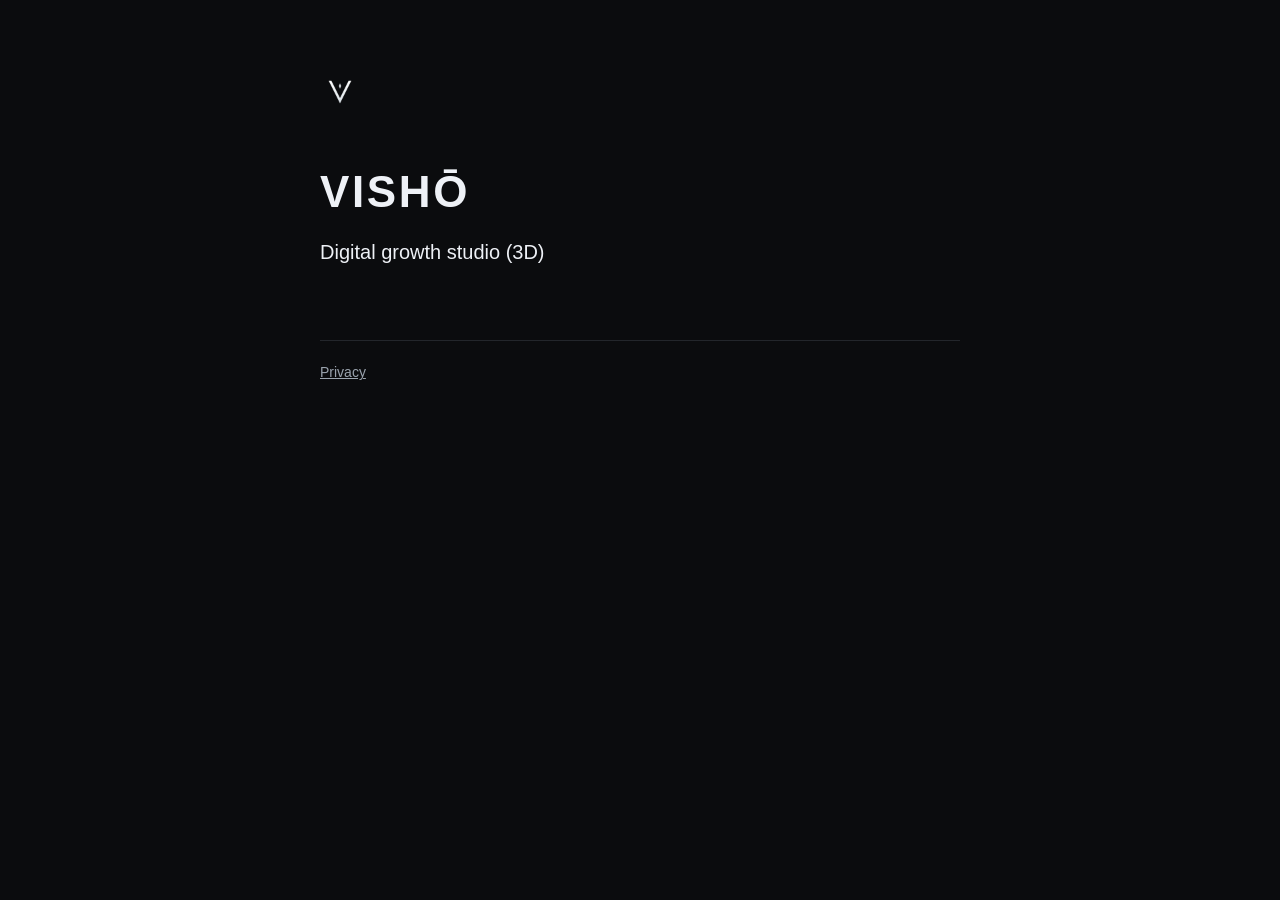
<file: index.html>
<!doctype html>
<html lang="en">
<head>
<meta charset="utf-8">
<meta name="copyright" content="© VISHŌ (visho.studio). Copying, scraping or AI imitation of this website is prohibited.">
<meta name="vh-origin" content="vhs-origin-3f9c27e1b6">
<meta name="viewport" content="width=device-width, initial-scale=1">
<title>VISHŌ</title>
<meta name="description" content="Digital growth studio (3D)">
<link rel="canonical" href="https://visho.studio/">
<link rel="icon" href="/mark.svg" type="image/svg+xml">
<link rel="apple-touch-icon" href="/logo-120.png">
<link rel="stylesheet" href="/style.css">
</head>
<body>
<main>
<header><img src="/logo-120.png" alt=""></header>
<h1>VISHŌ</h1>
<p class="lead">Digital growth studio (3D)</p>
<footer><a href="/privacy">Privacy</a></footer>
</main>
</body>
</html>
</file>
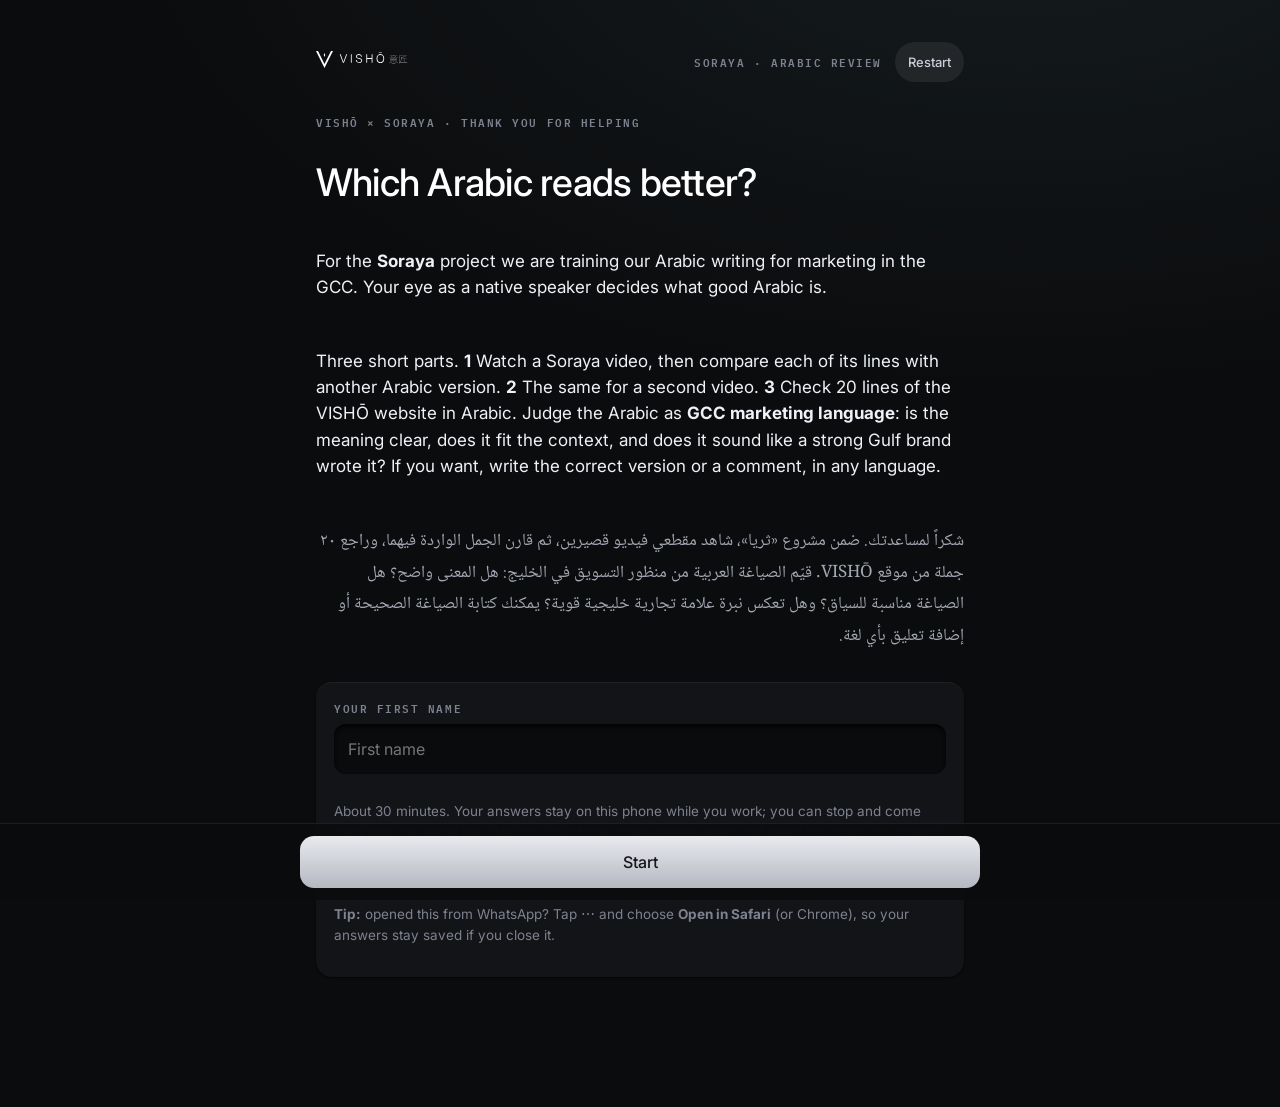
<file: review/ar/index.html>
<!doctype html>
<html lang="en">
<head>
<meta charset="utf-8">
<meta name="viewport" content="width=device-width,initial-scale=1,viewport-fit=cover">
<meta name="robots" content="noindex,nofollow,noarchive">
<title>Soraya · Arabic review · VISHŌ</title>
<link rel="icon" href="/mark.svg" type="image/svg+xml">
<link rel="preconnect" href="https://fonts.googleapis.com"><link rel="preconnect" href="https://fonts.gstatic.com" crossorigin>
<link href="https://fonts.googleapis.com/css2?family=IBM+Plex+Mono:wght@500;600&family=Inter:wght@400;500;600&family=Noto+Naskh+Arabic:wght@400;500;600&display=swap" rel="stylesheet">
<style>
/* VISHŌ Arabic review · set ar-r1 (10 Oct 2026). One static page: answers stay on this phone until the reviewer sends the
   completed link to Yassin. No server, no tracking, no cookies. */
:root{--bg:#0B0C0E;--ink:#EEF1F6;--hi:#FFFFFF;--mut:#A3A8B3;--dim:#7E8290;--line:rgba(238,241,246,.08);--pe:#8FD6DB;--ok:#8BD6CB;--bad:#EF9A71;
 --card:#131417;--well:#0A0B0D;--disp:Inter,-apple-system,"Helvetica Neue",Arial,sans-serif;--mono:"IBM Plex Mono",ui-monospace,Menlo,monospace;
 --ar:"Noto Naskh Arabic","Geeza Pro",serif;--sb:env(safe-area-inset-bottom,0px);color-scheme:dark}
*{box-sizing:border-box}html{-webkit-text-size-adjust:100%}[hidden]{display:none!important}
body{margin:0;background:radial-gradient(900px 500px at 80% -10%,rgba(143,214,219,.08),transparent),var(--bg);color:var(--ink);font:400 16px/1.55 var(--disp);-webkit-font-smoothing:antialiased;min-height:100vh}
button,textarea,input{font:inherit;color:inherit}
.wrap{max-width:680px;margin:0 auto;padding:21px 16px calc(130px + var(--sb))}
.top{display:flex;align-items:center;gap:13px;padding:8px 0 21px}.rs{appearance:none;border:0;cursor:pointer;min-height:40px;padding:0 13px;border-radius:99px;background:rgba(255,255,255,.07);color:#CBCFD8;font:500 13px/1 var(--disp)}.rs:focus-visible{outline:2px solid var(--pe)}.top svg{height:17px;width:auto;color:var(--hi)}.top .grow{flex:1}
.eb{font:600 11px/1.4 var(--mono);letter-spacing:.14em;text-transform:uppercase;color:var(--dim)}
h1{font:500 32px/1.15 var(--disp);letter-spacing:-.02em;margin:8px 0 13px;color:var(--hi)}
.lead{font-size:17px;color:var(--ink)}.mut{color:var(--mut)}
.card{background:var(--card);border-radius:16px;padding:18px;display:flex;flex-direction:column;gap:13px;box-shadow:inset 0 1px 0 rgba(255,255,255,.05),0 1px 2px rgba(0,0,0,.6)}
.stack{display:flex;flex-direction:column;gap:13px}
.ar{font-family:var(--ar);direction:rtl;text-align:right;font-size:19px;line-height:1.85}
.txt{background:var(--well);border-radius:12px;padding:14px 16px;box-shadow:inset 0 2px 4px rgba(0,0,0,.9);white-space:pre-wrap;overflow-wrap:anywhere}
.side{display:flex;flex-direction:column;gap:8px}.side.on .txt{box-shadow:0 0 0 1.5px var(--ok),inset 0 2px 4px rgba(0,0,0,.9)}
.side .lab{display:flex;justify-content:space-between;align-items:center}
.en{font-size:15px;color:var(--mut);border-left:2px solid var(--line);padding-left:12px}
.opts{display:grid;grid-template-columns:1fr 1fr;gap:8px}
.o{appearance:none;border:0;cursor:pointer;min-height:52px;padding:12px;border-radius:14px;background:rgba(255,255,255,.07);color:var(--ink);font:500 15.5px/1.2 var(--disp)}
.o.on{background:linear-gradient(180deg,#e8eaee,#b4b8c1);color:#14161b}.o.bad{color:var(--bad)}.o.bad.on{color:#14161b}
.o:focus-visible,.chip:focus-visible,.btn:focus-visible{outline:2px solid var(--pe);outline-offset:2px}
.chips{display:flex;flex-wrap:wrap;gap:8px}
.chip{appearance:none;border:0;cursor:pointer;padding:10px 13px;border-radius:99px;background:rgba(255,255,255,.06);color:#CBCFD8;font-size:14.5px}
.chip.on{background:rgba(143,214,219,.16);box-shadow:0 0 0 1px var(--pe);color:#fff}
label.f{display:flex;flex-direction:column;gap:8px}
textarea,input[type=text]{width:100%;background:var(--well);border:0;border-radius:12px;padding:13px 14px;font-size:16px;line-height:1.55;box-shadow:inset 0 2px 4px rgba(0,0,0,.95);color:var(--ink)}
textarea{min-height:92px;resize:vertical}textarea.ar{font-size:18px}
textarea:focus,input:focus{outline:1px solid rgba(143,214,219,.6)}
.bar{position:fixed;left:0;right:0;bottom:0;background:rgba(11,12,14,.94);backdrop-filter:blur(12px);-webkit-backdrop-filter:blur(12px);border-top:1px solid var(--line);padding:12px 16px calc(12px + var(--sb))}
.bar .in{max-width:680px;margin:0 auto;display:flex;gap:10px}
.btn{appearance:none;border:0;cursor:pointer;min-height:52px;padding:0 20px;border-radius:14px;background:rgba(255,255,255,.08);font:500 16px/1 var(--disp);color:var(--ink);display:inline-flex;align-items:center;justify-content:center;gap:8px;text-decoration:none}
.btn.pri{background:linear-gradient(180deg,#e8eaee,#b4b8c1);color:#14161b;flex:1}.btn:disabled{opacity:.4;cursor:default}
.prog{display:flex;gap:3px;margin:4px 0 8px}.prog i{flex:1;height:4px;border-radius:2px;background:rgba(255,255,255,.09)}.prog i.d{background:var(--pe)}.prog i.c{background:#fff}
.pill{font:600 12px/1 var(--mono);padding:7px 10px;border-radius:99px;background:rgba(255,255,255,.07);color:#D5D8DF;white-space:nowrap}
.kv{display:grid;grid-template-columns:repeat(3,1fr);gap:8px}.kv div{background:var(--well);border-radius:12px;padding:12px}.kv b{display:block;font:300 28px/1 var(--disp);color:var(--hi)}.kv span{font-size:12.5px;color:var(--dim)}
.link{font:500 12.5px/1.5 var(--mono);color:#CBCFD8;word-break:break-all;max-height:84px;overflow:hidden}
.ok{color:var(--ok)}.note{font-size:13.5px;color:var(--dim)}
.err{color:var(--bad);font-size:14px}
@media (min-width:720px){.wrap{padding-top:34px}.pair{display:grid;grid-template-columns:1fr 1fr;gap:12px}h1{font-size:38px}}
</style>
</head>
<body>
<div class="wrap" id="app"></div>
<div class="bar" id="bar" hidden><div class="in" id="barIn"></div></div>
<script>
var DATA = {"set": "ar-r1", "items": [{"id": "v1", "kind": "video", "where": "Soraya · Story of a Name, episode 01 · Reem (v5, final)", "src": "media/soraya-ep01-reem-v5.mp4", "part": 1}, {"id": "e01", "kind": "line", "where": "Episode 01 · line 1", "en": "three letters · one family", "A": "ثلاثة أحرف.. عائلة واحدة", "B": "ثلاثة حروف… عائلة واحدة", "part": 1}, {"id": "e02", "kind": "line", "where": "Episode 01 · line 2", "en": "In Lisān al-ʿArab, seven centuries ago,", "A": "في لسان العرب، قبل سبعة قرون،", "B": "في لسان العرب، منذ سبعة قرون،", "part": 1}, {"id": "e03", "kind": "line", "where": "Episode 01 · line 3", "en": "the reem is the pure white gazelle.", "A": "الريم: الظبي الأبيض الخالص.", "B": "الريم.. هي الغزال الأبيض النقي.", "part": 1}, {"id": "e04", "kind": "line", "where": "Episode 01 · line 4", "en": "From its three letters: rāma, yarīm…", "A": "من حروفها الثلاثة: راما، ريم...", "B": "ومن حروفه الثلاثة: رام يريم…", "part": 1}, {"id": "e05", "kind": "line", "where": "Episode 01 · line 5", "en": "to leave a place.", "A": "تغادر المكان", "B": "أي غادر المكان.", "part": 1}, {"id": "e06", "kind": "line", "where": "Episode 01 · line 6", "en": "The Arabs said: mā rimtu makānī.", "A": "وتقول العرب: ما رمت مكاني،", "B": "قال العرب: ما رمت مكاني.", "part": 1}, {"id": "e07", "kind": "line", "where": "Episode 01 · line 7", "en": "I never left my place.", "A": "ما فارقت مكاني.", "B": "أي ما غادرته.", "part": 1}, {"id": "e08", "kind": "line", "where": "Episode 01 · line 8", "en": "In the sands of ʿUrūq Banī Maʿāriḍ,", "A": "في رمال عروق بني معارض،", "B": "بين كثبان عروق بني معارض", "part": 1}, {"id": "e09", "kind": "line", "where": "Episode 01 · line 9", "en": "the reem nearly vanished…", "A": "كاد الريم يختفي…", "B": "وكاد الريم أن يغيب...", "part": 1}, {"id": "e10", "kind": "line", "where": "Episode 01 · line 10", "en": "then she came back, as if she had never left.", "A": "ثم عاد، كأنه ما رامها قط.", "B": "ثم عادت، وكأنها لم تغب قط.", "part": 1}, {"id": "e11", "kind": "line", "where": "Episode 01 · line 11", "en": "Reem… a name that stays, and never leaves.", "A": "ريم.. اسم يبقى، ولا يغيب.", "B": "ريم… اسم يبقى، ولا يريم.", "part": 1}, {"id": "e12", "kind": "line", "where": "Episode 01 · line 12", "en": "Write your name. Its story comes tomorrow.", "A": "اكتب اسمك، وحكايته غدا.", "B": "اكتب اسمك.. وقصته بكرة.", "part": 1}, {"id": "e13", "kind": "line", "where": "Episode 01 · end card", "en": "One name, one root, one night in Arabia", "A": "اسم واحد، أصل واحد، وليلة عربية واحدة", "B": "اسم، جذر، وليلة من العرب", "part": 1}, {"id": "v2", "kind": "video", "where": "Soraya · Reem trailer (v5, final)", "src": "media/soraya-trailer-reem-v5.mp4", "part": 2}, {"id": "t02", "kind": "line", "where": "Trailer · line 2", "en": "And at dawn, at the family table,", "A": "ومع الفجر، على مائدة العائلة،", "B": "ومع إشراقة الفجر، على مائدة العائلة،", "part": 2}, {"id": "t03", "kind": "line", "where": "Trailer · line 3", "en": "we still write the names we love.", "A": "ما زلنا نكتب أسماء من نحب.", "B": "ما زلنا نكتب الأسماء التي نحبها.", "part": 2}, {"id": "t04", "kind": "line", "where": "Trailer · line 4", "en": "This morning… Reem.", "A": "وهذا الصباح… ريم.", "B": "صباح اليوم.. ريم.", "part": 2}, {"id": "t05", "kind": "line", "where": "Trailer · line 5", "en": "the white gazelle, pure white.", "A": "الظبي الأبيض، الخالص البياض.", "B": "الغزال الأبيض، بنقاء البياض.", "part": 2}, {"id": "t06", "kind": "line", "where": "Trailer · line 6", "en": "In Arabic, every name has a root,", "A": "في العربية، لكل اسم جذر،", "B": "في العربية، لكل اسم أصل.", "part": 2}, {"id": "t07", "kind": "line", "where": "Trailer · line 7", "en": "and every root a family of words.", "A": "وكل جذر عائلة من كلمات.", "B": "ولكل جذر عائلة من الكلمات.", "part": 2}, {"id": "t08", "kind": "line", "where": "Trailer · line 8", "en": "The language of poets, of the desert and the stars.", "A": "لغة الشعراء، والصحراء، والنجوم.", "B": "لغة الشعر، والرمال، والنجوم", "part": 2}, {"id": "t09", "kind": "line", "where": "Trailer · line 9", "en": "Every night, we tell the story of one name:", "A": "كل ليلة، نحكي قصة اسم:", "B": "وفي كل ليلة، نحكي حكاية اسم:", "part": 2}, {"id": "t10", "kind": "line", "where": "Trailer · line 10", "en": "its meaning, its roots, a night in Arabia.", "A": "معناها، وأصلها، وليلة عربية.", "B": "معناه، وجذوره، وليلة من ليالي العرب.", "part": 2}, {"id": "t11", "kind": "line", "where": "Trailer · line 11", "en": "Whose name do we tell tomorrow?", "A": "فاسم من نحكي غدا؟", "B": "ومن سنعلمه اسمه غدا؟", "part": 2}, {"id": "t12", "kind": "line", "where": "Trailer · line 12", "en": "Spell a name you love", "A": "هجئ اسما تحبه", "B": "اكتب اسما تحبه", "part": 2}, {"id": "w01", "kind": "web", "where": "Home · headline", "en": "Digital growth with intention", "ar": "نمو رقمي مدروس", "part": 3}, {"id": "w02", "kind": "web", "where": "Home · intro", "en": "You’ve built a business worth choosing. We bring that value to life through your brand, website and campaigns.", "ar": "لقد بنيت عملاً يستحق الاختيار، ونحن نجسد هذه القيمة من خلال علامتك التجارية، وموقعك الإلكتروني، وحملاتك التسويقية.", "part": 3}, {"id": "w03", "kind": "web", "where": "Home · button", "en": "Start a conversation", "ar": "لنبدأ الحوار", "part": 3}, {"id": "w04", "kind": "web", "where": "Home · work section title", "en": "Built to do more than look good.", "ar": "أبعد من مجرد مظهر جذاب.", "part": 3}, {"id": "w05", "kind": "web", "where": "Home · team section title", "en": "A connected team. Local understanding.", "ar": "فريق متكامل.. برؤية محلية.", "part": 3}, {"id": "w06", "kind": "web", "where": "Home · questions title", "en": "Answers before the call.", "ar": "إجاباتك قبل الاتصال", "part": 3}, {"id": "w07", "kind": "web", "where": "3D page · headline", "en": "A world you can step into, feel, experience.", "ar": "عالمٌ تعيشه، تلمسه، وتختبره.", "part": 3}, {"id": "w08", "kind": "web", "where": "3D page · intro", "en": "Your customer walks through the space before it exists. On a computer and on a phone.", "ar": "يتجول عملاؤك في المساحة قبل تنفيذها، عبر الكمبيوتر والهاتف.", "part": 3}, {"id": "w09", "kind": "web", "where": "3D page · real estate line", "en": "I could live here.", "ar": "أتمنى العيش هنا.", "part": 3}, {"id": "w10", "kind": "web", "where": "3D page · bedroom line", "en": "Wake up to this.", "ar": "استيقظ على هذا الجمال", "part": 3}, {"id": "w11", "kind": "web", "where": "3D page · kitchen line", "en": "Tap a finish. The room changes, the light stays.", "ar": "اختر اللمسة النهائية. تتغير الغرفة، ويبقى الضوء.", "part": 3}, {"id": "w12", "kind": "web", "where": "3D page · button", "en": "Plan an immersive experience", "ar": "خطط لتجربة غامرة", "part": 3}, {"id": "w13", "kind": "web", "where": "3D page · question + answer", "en": "Do we need an existing 3D model to start? No. We can build the scene from your architect's drawings, floor plans, a model or a few reference photos.", "ar": "هل نحتاج إلى نموذج ثلاثي الأبعاد للبدء؟\nلا، يمكننا بناء المشهد بناءً على المخططات المعمارية، أو توزيع المساحات، أو نموذج أولي، أو حتى بعض الصور المرجعية.", "part": 3}, {"id": "w14", "kind": "web", "where": "3D services · intro", "en": "Give customers a closer look at your product, let them choose its features or invite them into your brand's world.", "ar": "امنح عملائك نظرة أقرب لمنتجاتك، أتح لهم تخصيص ميزاتها، أو ادعهم لاستكشاف عالم علامتك التجارية.", "part": 3}, {"id": "w15", "kind": "web", "where": "3D services · customer quote", "en": "Photos don’t answer what customers ask before they buy.", "ar": "الصور وحدها لا تجيب على تساؤلات عملائك قبل الشراء.", "part": 3}, {"id": "w16", "kind": "web", "where": "Webshops · headline", "en": "Webshops. From product to checkout.", "ar": "متاجر إلكترونية. من المنتج حتى الدفع.", "part": 3}, {"id": "w17", "kind": "web", "where": "Webshops · intro", "en": "Every webshop has two sides: the shop front your customers use and the back office your team runs.", "ar": "لكل متجر إلكتروني وجهان: واجهة تسوق لعملائك، ولوحة تحكم يديرها فريقك.", "part": 3}, {"id": "w18", "kind": "web", "where": "Branding · headline", "en": "Every brand grows from inside.", "ar": "كل علامة تجارية تنمو من الداخل.", "part": 3}, {"id": "w19", "kind": "web", "where": "Branding · intro", "en": "Your business already has something worth choosing. We help you express it clearly, so the right people understand your value.", "ar": "عملك يمتلك بالفعل ما يجعله مميزاً، ونحن نساعدك في إبرازه بوضوح ليصل إلى الجمهور المناسب الذي يقدر قيمتك.", "part": 3}, {"id": "w20", "kind": "web", "where": "Branding · next step", "en": "Tell us what you want to change.", "ar": "أخبرنا بما تود تغييره.", "part": 3}]};
var WORDMARK = "<svg  xmlns=\"http://www.w3.org/2000/svg\" viewBox=\"0 0 480.0266 89.0000\" class=\"wmk\" role=\"img\" aria-label=\"VISH\u014c\"><path d=\"M0 0 L44.5 89 L89 0 L78.5 0 L44.5 68 L10.5 0 Z\" fill=\"currentColor\"/><path d=\"M44.5 10.5 L48.5 21 L44.5 31.5 L40.5 21 Z\" fill=\"currentColor\"/><path d=\"M286 0 21 710H96L330 74L563 710H637L373 0Z\" transform=\"translate(122.9980 61.7304) scale(0.062676 -0.062676)\" fill=\"currentColor\"/><path d=\"M93 0V710H161V0Z\" transform=\"translate(176.8367 61.7304) scale(0.062676 -0.062676)\" fill=\"currentColor\"/><path d=\"M331 -16Q252 -16 191.5 15.0Q131 46 96.0 100.5Q61 155 57 224L128 229Q132 176 158.0 135.5Q184 95 228.0 73.0Q272 51 333 51Q386 51 425.0 66.0Q464 81 485.0 110.0Q506 139 506 180Q506 215 490.0 242.0Q474 269 428.0 292.0Q382 315 294 336Q213 356 164.5 380.0Q116 404 94.0 439.5Q72 475 72 529Q72 586 100.0 630.5Q128 675 180.5 700.5Q233 726 306 726Q384 726 439.0 695.5Q494 665 525.0 614.5Q556 564 561 503L490 498Q486 543 464.0 580.0Q442 617 402.0 638.0Q362 659 304 659Q229 659 186.0 623.5Q143 588 143 531Q143 495 159.0 471.5Q175 448 216.0 430.5Q257 413 333 394Q427 372 480.5 341.5Q534 311 556.0 272.0Q578 233 578 183Q578 122 545.5 77.0Q513 32 457.5 8.0Q402 -16 331 -16Z\" transform=\"translate(205.3543 61.7304) scale(0.062676 -0.062676)\" fill=\"currentColor\"/><path d=\"M93 0V710H161V392H539V710H607V0H539V326H161V0Z\" transform=\"translate(257.6262 61.7304) scale(0.062676 -0.062676)\" fill=\"currentColor\"/><path d=\"M365 -16Q266 -16 194.5 28.5Q123 73 85.0 156.0Q47 239 47 354Q47 469 85.0 552.5Q123 636 194.5 681.0Q266 726 365 726Q465 726 536.0 681.0Q607 636 645.5 552.5Q684 469 684 354Q684 239 645.5 156.0Q607 73 536.0 28.5Q465 -16 365 -16ZM365 51Q443 51 498.0 87.0Q553 123 583.0 191.0Q613 259 613 354Q613 449 583.0 517.5Q553 586 498.0 622.5Q443 659 365 659Q288 659 232.5 622.5Q177 586 147.5 517.5Q118 449 118 354Q118 259 147.5 191.0Q177 123 232.5 87.0Q288 51 365 51ZM234 811V869H495V811Z\" transform=\"translate(314.0973 61.7304) scale(0.062676 -0.062676)\" fill=\"currentColor\"/><path d=\"M235 247H770V334H235ZM235 368H770V453H235ZM809 487V213H196V487ZM726 706Q710 673 691.5 640.5Q673 608 656 582L621 595Q637 621 656.0 656.5Q675 692 687 720ZM313 718Q332 690 348.5 655.5Q365 621 371 597L334 584Q327 610 312.5 644.5Q298 679 279 707ZM518 833V733H478V833ZM930 583V548H77V583ZM879 756V719H120V756ZM237 137Q215 84 179.0 34.0Q143 -16 85 -48L54 -26Q110 3 147.0 52.0Q184 101 204 150ZM760 155Q797 131 834.0 101.0Q871 71 902.5 40.0Q934 9 951 -18L921 -41Q903 -14 872.0 17.5Q841 49 804.5 79.5Q768 110 731 135ZM433 198Q462 181 493.0 160.5Q524 140 551.5 120.0Q579 100 597 83L572 58Q554 75 527.0 95.5Q500 116 469.0 137.5Q438 159 409 177ZM345 -1Q345 -18 357.5 -23.0Q370 -28 412 -28Q422 -28 450.0 -28.0Q478 -28 512.5 -28.0Q547 -28 576.5 -28.0Q606 -28 620 -28Q644 -28 655.5 -20.5Q667 -13 671.5 11.5Q676 36 678 87Q686 83 696.5 79.0Q707 75 715 73Q713 17 704.5 -13.0Q696 -43 677.5 -54.0Q659 -65 623 -65Q618 -65 596.5 -65.0Q575 -65 546.5 -65.0Q518 -65 489.5 -65.0Q461 -65 439.5 -65.0Q418 -65 413 -65Q371 -65 348.0 -60.0Q325 -55 316.5 -41.0Q308 -27 308 -1V147H345Z\" transform=\"translate(380.9175 61.7304) scale(0.049555 -0.049555)\" fill=\"currentColor\" fill-opacity=\"0.62\"/><path d=\"M317 435H883V398H317ZM605 425H643V85H605ZM297 621 351 603Q349 595 336 593V432Q336 393 332.0 349.5Q328 306 317.5 260.5Q307 215 287.0 171.0Q267 127 234 88Q231 93 226.5 98.0Q222 103 216.0 108.0Q210 113 205 115Q245 164 265.0 218.5Q285 273 291.0 328.0Q297 383 297 432ZM756 672 790 644Q733 625 654.0 610.5Q575 596 488.0 586.0Q401 576 320 570Q319 576 315.5 585.5Q312 595 308 602Q367 607 430.5 614.0Q494 621 555.0 629.5Q616 638 668.0 649.0Q720 660 756 672ZM103 774H924V737H141V-74H103ZM129 25H949V-14H129Z\" transform=\"translate(430.4721 61.7304) scale(0.049555 -0.049555)\" fill=\"currentColor\" fill-opacity=\"0.62\"/></svg>";
(function(){
var SET=DATA.set, ITEMS=DATA.items, N=ITEMS.length, KEY='visho-review-'+SET, VER='r4';
var TAGS=['Sounds translated','English word in it','Too formal','Not GCC marketing language','Grammar / spelling','Wrong meaning','Too long','Unclear'];
var CH={line:[['A','A is better'],['B','B is better'],['E','Equal'],['N','Both bad']],web:[['G','Good as is'],['F','Needs a small fix'],['W','Wrong or unnatural']],video:[['G','Arabic is natural'],['F','Needs small fixes'],['W','Has mistakes']]};
var COUNTRIES=['Saudi Arabia','UAE','Kuwait','Qatar','Bahrain','Oman','Other'];
function fresh(){return {ver:VER,name:'',country:'',i:0,ans:{},t0:Date.now(),started:false,done:false}}
var S=fresh();
var app=document.getElementById('app'),bar=document.getElementById('bar'),barIn=document.getElementById('barIn');
function tell(step){var event='visit',page=step?'/'+step:'';try{if(navigator.webdriver||location.protocol!=='https:')return;
 fetch('https://wnzgbxugveigjgevygtn.supabase.co/functions/v1/teller',{method:'POST',keepalive:true,mode:'cors',headers:{'Content-Type':'application/json'},
  body:JSON.stringify({page:'/review/ar'+(page||''),source:'direct',event:event})}).catch(function(){})}catch(e){}}
function milestone(){var n=S.i+1;[10,20,30,40].forEach(function(m){if(n>=m&&!(S.seen||{})[m]){S.seen=S.seen||{};S.seen[m]=1;tell('q'+m)}})}
function esc(s){return String(s==null?'':s).replace(/[&<>"']/g,function(c){return{'&':'&amp;','<':'&lt;','>':'&gt;','"':'&quot;',"'":'&#39;'}[c]})}
function save(){try{localStorage.setItem(KEY,JSON.stringify(S))}catch(e){}}
function load(){try{var x=JSON.parse(localStorage.getItem(KEY)||'null');if(x&&x.ans&&x.ver===VER)S=x}catch(e){}}
function top(right,noRestart){return '<div class="top"><span>'+WORDMARK+'</span><span class="grow"></span>'+(right||'')+(noRestart?'':'<button class="rs" id="rs" aria-label="Restart from the beginning">Restart</button>')+'</div>'}
function restart(){if(!confirm('Start again from the beginning? Your answers on this phone will be cleared.'))return;S=fresh();save();intro();scrollTo(0,0)}
document.addEventListener('click',function(e){if(e.target.closest('#rs'))restart()});
function setBar(h){barIn.innerHTML=h;bar.hidden=!h}
function answered(){return Object.keys(S.ans).filter(function(k){return S.ans[k]&&S.ans[k].c}).length}

/* ---------- 1 · start ---------- */
function intro(){
 var resume=S.started&&answered()>0;
 app.innerHTML=top('<span class="eb">Soraya · Arabic review</span>')+
 '<div class="stack"><p class="eb">VISHŌ × Soraya · thank you for helping</p><h1>Which Arabic reads better?</h1><p class="lead">For the <b>Soraya</b> project we are training our Arabic writing for marketing in the GCC. Your eye as a native speaker decides what good Arabic is.</p>'+
 '<p class="lead">Three short parts. <b>1</b> Watch a Soraya video, then compare each of its lines with another Arabic version. <b>2</b> The same for a second video. <b>3</b> Check 20 lines of the VISHŌ website in Arabic. Judge the Arabic as <b>GCC marketing language</b>: is the meaning clear, does it fit the context, and does it sound like a strong Gulf brand wrote it? If you want, write the correct version or a comment, in any language.</p>'+
 '<p class="ar mut" style="font-size:17px">شكراً لمساعدتك. ضمن مشروع «ثريا»، شاهد مقطعي فيديو قصيرين، ثم قارن الجمل الواردة فيهما، وراجع ٢٠ جملة من موقع VISHŌ. قيّم الصياغة العربية من منظور التسويق في الخليج: هل المعنى واضح؟ هل الصياغة مناسبة للسياق؟ وهل تعكس نبرة علامة تجارية خليجية قوية؟ يمكنك كتابة الصياغة الصحيحة أو إضافة تعليق بأي لغة.</p>'+
 '<div class="card"><label class="f"><span class="eb">Your first name</span><input type="text" id="nm" autocomplete="given-name" maxlength="60" value="'+esc(S.name)+'" placeholder="First name"></label>'+
 
 '<p class="note">About 30 minutes. Your answers stay on this phone while you work; you can stop and come back with the same link. We only count how many people open and finish this page: no cookies, no personal data. At the end you send one completed link back to Yassin.</p><p class="note"><b>Tip:</b> opened this from WhatsApp? Tap ⋯ and choose <b>Open in Safari</b> (or Chrome), so your answers stay saved if you close it.</p><p class="err" id="er" hidden></p></div></div>';
 setBar('<button class="btn pri" id="go">'+(resume?'Continue · '+answered()+' of '+N+' done':'Start')+'</button>');
 document.getElementById('nm').oninput=function(){S.name=this.value.trim();save()};
 document.getElementById('go').onclick=function(){S.name=document.getElementById('nm').value.trim();
  if(S.name.length<2){var er=document.getElementById('er');er.textContent='Please write your first name: Yassin needs it to know whose answers these are.';er.hidden=false;return}
  if(!resume)tell('start');S.started=true;if(!resume)S.i=0;save();item()}}

/* ---------- 2 · one text ---------- */
function item(){
 milestone();var it=ITEMS[S.i],a=S.ans[it.id]||(S.ans[it.id]={c:'',tags:[],fix:'',note:'',ms:0}),t0=Date.now(),ch=CH[it.kind];
 var part=it.kind==='web'?'Part 3 of 3 · VISHŌ website · '+it.where.replace(/^.*?· /,''):'Part '+it.part+' of 3 · '+(it.kind==='video'?'watch the video':it.where);
 function side(k){return '<div class="side'+(a.c===k?' on':'')+'"><div class="lab"><span class="eb">Version '+k+'</span></div><div class="txt ar">'+esc(it[k])+'</div></div>'}
 var body='';
 if(it.kind==='video')body='<p class="lead">'+esc(it.where)+'</p><video src="'+esc(it.src)+'" controls playsinline preload="metadata" style="width:100%;max-height:70vh;border-radius:14px;background:#000"></video><p class="note">Watch it with sound. Is the Arabic (voice and captions) correct, natural GCC marketing language?</p>';
 else if(it.kind==='line')body='<p class="en">English meaning: '+esc(it.en)+'</p><div class="pair stack">'+side('A')+side('B')+'</div><p class="note">Judge the wording as GCC marketing Arabic, not the vowel marks (tashkeel).</p>';
 else body='<p class="eb">On the website (English, exactly as written)</p><div class="txt" style="font-size:17px">'+esc(it.en)+'</div><p class="eb">In Arabic · for GCC marketing</p><div class="txt ar">'+esc(it.ar)+'</div>';
 var fixLabel=it.kind==='video'?'Which line is wrong, and how should it be? (optional)':'The correct version (optional)';
 app.innerHTML=top('<span class="pill">'+(S.i+1)+' / '+N+'</span>')+
 '<div class="prog">'+ITEMS.map(function(x,j){return '<i class="'+(j===S.i?'c':(S.ans[x.id]&&S.ans[x.id].c?'d':''))+'"></i>'}).join('')+'</div>'+
 '<div class="stack"><p class="eb">'+esc(part)+'</p>'+body+
 '<div class="opts" role="group" aria-label="Your choice" style="grid-template-columns:repeat('+(ch.length===4?2:1)+',1fr)">'+ch.map(function(c){return '<button class="o'+(c[0]==='N'||c[0]==='W'?' bad':'')+(a.c===c[0]?' on':'')+'" data-o="'+c[0]+'">'+c[1]+'</button>'}).join('')+'</div>'+
 '<div class="card" id="more"'+(a.c?'':' hidden')+'><div id="tgw" class="stack"><span class="eb" id="tgl">What is wrong? (optional, tap all that fit)</span><div class="chips" id="tg">'+TAGS.map(function(t){return '<button class="chip'+(a.tags.indexOf(t)>=0?' on':'')+'" data-t="'+esc(t)+'">'+esc(t)+'</button>'}).join('')+'</div></div>'+
 '<label class="f"><span class="eb" id="fxl">'+fixLabel+'</span><textarea id="fx" class="'+(it.kind==='video'?'':'ar')+'" dir="'+(it.kind==='video'?'auto':'rtl')+'" placeholder="'+(it.kind==='video'?'e.g. the line at 0:12 should be …':'اكتب الصياغة الصحيحة هنا')+'">'+esc(a.fix||(a.c==='F'&&it.kind==='web'?it.ar:''))+'</textarea></label>'+
 '<label class="f"><span class="eb">Comment · any language (optional)</span><textarea id="cm" dir="auto" style="min-height:70px" placeholder="Why, or anything we should know">'+esc(a.note)+'</textarea></label></div></div>';
 function labels(){var c=a.c,tw=document.getElementById('tgw'),tl=document.getElementById('tgl'),fl=document.getElementById('fxl');
  tw.hidden=(c==='G'||c==='E');tl.textContent=(c==='A'||c==='B')?'What is wrong with the other version? (optional)':'What is wrong? (optional, tap all that fit)';
  fl.textContent=it.kind==='video'?'Which line is wrong, and how should it be? (optional)':(c==='N'||c==='F'||c==='W')?'The correct version (optional)':'An even better version (optional)'}
 if(a.c)labels();
 function next(){a.fix=document.getElementById('fx').value.trim();a.note=document.getElementById('cm').value.trim();if(it.kind==='web'&&a.fix===it.ar)a.fix='';a.ms+=Date.now()-t0;var v=app.querySelector('video');if(v)v.pause();save()}
 app.querySelector('.opts').onclick=function(e){var b=e.target.closest('[data-o]');if(!b)return;a.c=b.dataset.o;save();
  [].forEach.call(this.children,function(x){x.classList.toggle('on',x===b)});
  app.querySelectorAll('.side').forEach(function(s,j){s.classList.toggle('on',(j===0&&a.c==='A')||(j===1&&a.c==='B'))});
  var fx=document.getElementById('fx');if(it.kind==='web'&&a.c==='F'&&!fx.value)fx.value=it.ar;
  labels();document.getElementById('more').hidden=false;document.getElementById('nx').disabled=false};
 document.getElementById('tg').onclick=function(e){var b=e.target.closest('[data-t]');if(!b)return;var t=b.dataset.t,k=a.tags.indexOf(t);if(k>=0)a.tags.splice(k,1);else a.tags.push(t);b.classList.toggle('on',k<0);save()};
 setBar((S.i>0?'<button class="btn" id="bk" aria-label="Previous">←</button>':'')+'<button class="btn pri" id="nx"'+(a.c?'':' disabled')+'>'+(S.i===N-1?'Finish':'Next')+'</button>');
 if(document.getElementById('bk'))document.getElementById('bk').onclick=function(){next();S.i--;save();item();scrollTo(0,0)};
 document.getElementById('nx').onclick=function(){if(!a.c)return;next();if(S.i<N-1){S.i++;save();item();scrollTo(0,0)}else{finish()}}}

/* ---------- 3 · completed link ---------- */
function b64u(bytes){var s='';for(var i=0;i<bytes.length;i+=8192)s+=String.fromCharCode.apply(null,bytes.subarray(i,i+8192));return btoa(s).replace(/\+/g,'-').replace(/\//g,'_').replace(/=+$/,'')}
function unb64u(s){s=s.replace(/-/g,'+').replace(/_/g,'/');var b=atob(s),u=new Uint8Array(b.length);for(var i=0;i<b.length;i++)u[i]=b.charCodeAt(i);return u}
function packJSON(){return {v:1,set:SET,name:S.name,country:S.country,t:new Date().toISOString(),
 items:ITEMS.map(function(it){var a=S.ans[it.id]||{};return {id:it.id,c:a.c||'',tags:(a.tags||[]).map(function(t){return TAGS.indexOf(t)}),fix:a.fix||'',note:a.note||'',ms:a.ms||0}})}}
function pack(){var raw=new TextEncoder().encode(JSON.stringify(packJSON()));
 if(window.CompressionStream){return new Response(new Blob([raw]).stream().pipeThrough(new CompressionStream('deflate-raw'))).arrayBuffer().then(function(b){return 'z'+b64u(new Uint8Array(b))})}
 return Promise.resolve('j'+b64u(raw))}
function unpack(s){var u=unb64u(s.slice(1));if(s[0]==='z')return new Response(new Blob([u]).stream().pipeThrough(new DecompressionStream('deflate-raw'))).text().then(JSON.parse);return Promise.resolve(JSON.parse(new TextDecoder().decode(u)))}
function finish(){if(!S.sent){S.sent=1;tell('finished')}S.done=true;save();
 var n=answered(),fx=0,cm=0;ITEMS.forEach(function(it){var a=S.ans[it.id]||{};if(a.fix)fx++;if(a.note)cm++});
 pack().then(function(code){
  var url=location.origin+location.pathname+'#done='+code,msg='Soraya Arabic review completed by '+S.name+' ('+n+'/'+N+'): '+url;
  app.innerHTML=top('<span class="pill">'+n+' / '+N+'</span>')+'<div class="stack"><p class="eb">Finished</p><h1>Thank you, '+esc(S.name.split(' ')[0])+'.</h1>'+
  '<div class="kv"><div><b>'+n+'</b><span>answers</span></div><div><b>'+fx+'</b><span>corrected</span></div><div><b>'+cm+'</b><span>comments</span></div></div>'+
  '<div class="card"><p class="lead"><b>Send this completed link back to Yassin.</b> Your name and answers are inside it; nothing was sent anywhere else.</p><div class="txt link" id="lk">'+esc(url)+'</div>'+
  '<div class="opts"><button class="o on" id="sh">Send to Yassin</button><button class="o" id="cp">Copy link</button></div>'+
  '<button class="o" id="dl" style="width:100%">Download as file (backup)</button><p class="note" id="st"></p></div>'+
  '<button class="btn" id="ed" style="width:100%">Change my answers</button><button class="btn" id="nw" style="width:100%">New review (another person on this phone)</button></div>';
  setBar('');
  document.getElementById('sh').onclick=function(){tell('sent');if(navigator.share){navigator.share({title:'Soraya Arabic review · '+S.name,text:msg}).catch(function(){})}else{location.href='https://wa.me/?text='+encodeURIComponent(msg)}};
  document.getElementById('cp').onclick=function(){var st=document.getElementById('st');(navigator.clipboard?navigator.clipboard.writeText(url):Promise.reject()).then(function(){st.textContent='Copied. Paste it in your chat with Yassin.'},function(){st.textContent='Press and hold the link above, then copy it.'})};
  document.getElementById('dl').onclick=function(){var b=new Blob([JSON.stringify(packJSON(),null,1)],{type:'application/json'}),a=document.createElement('a');a.href=URL.createObjectURL(b);a.download='soraya-arabic-review-'+S.name.replace(/[^\w؀-ۿ]+/g,'-')+'.json';a.click()};
  document.getElementById('ed').onclick=function(){S.done=false;S.i=0;save();item();scrollTo(0,0)};
  document.getElementById('nw').onclick=function(){if(!confirm('Start a new review for another person? Send your completed link to Yassin first.'))return;S=fresh();save();intro();scrollTo(0,0)};
 })}

/* ---------- 4 · a completed link opened again (Yassin / Brahim) ---------- */
function viewDone(code){setBar('');app.innerHTML=top('',1)+'<p class="mut">Reading…</p>';
 unpack(code).then(function(d){var n=d.items.filter(function(x){return x.c}).length;
  app.innerHTML=top('<span class="pill">'+n+' / '+N+'</span>',1)+'<div class="stack"><p class="eb">Soraya · completed Arabic review</p><h1>'+esc(d.name)+'</h1><p class="lead">'+esc(String(d.t).slice(0,10))+'</p>'+
  '<div class="card"><p>This link holds '+esc(d.name)+'’s answers. <b>Yassin:</b> please forward this link to Brahim (VISHŌ). Nothing needs to be done on this page.</p></div></div>'},
 function(){app.innerHTML=top('',1)+'<div class="card"><p class="err">This link looks incomplete. Ask the reviewer to copy it again.</p></div>'})}

var h=location.hash.match(/#done=([zj][\w-]+)/);
if(h){viewDone(h[1])}else{tell('');load();if(S.done)finish();else if(S.started&&answered()>0&&S.i<N)item();else intro()}
})();
</script>
</body>
</html>
</file>
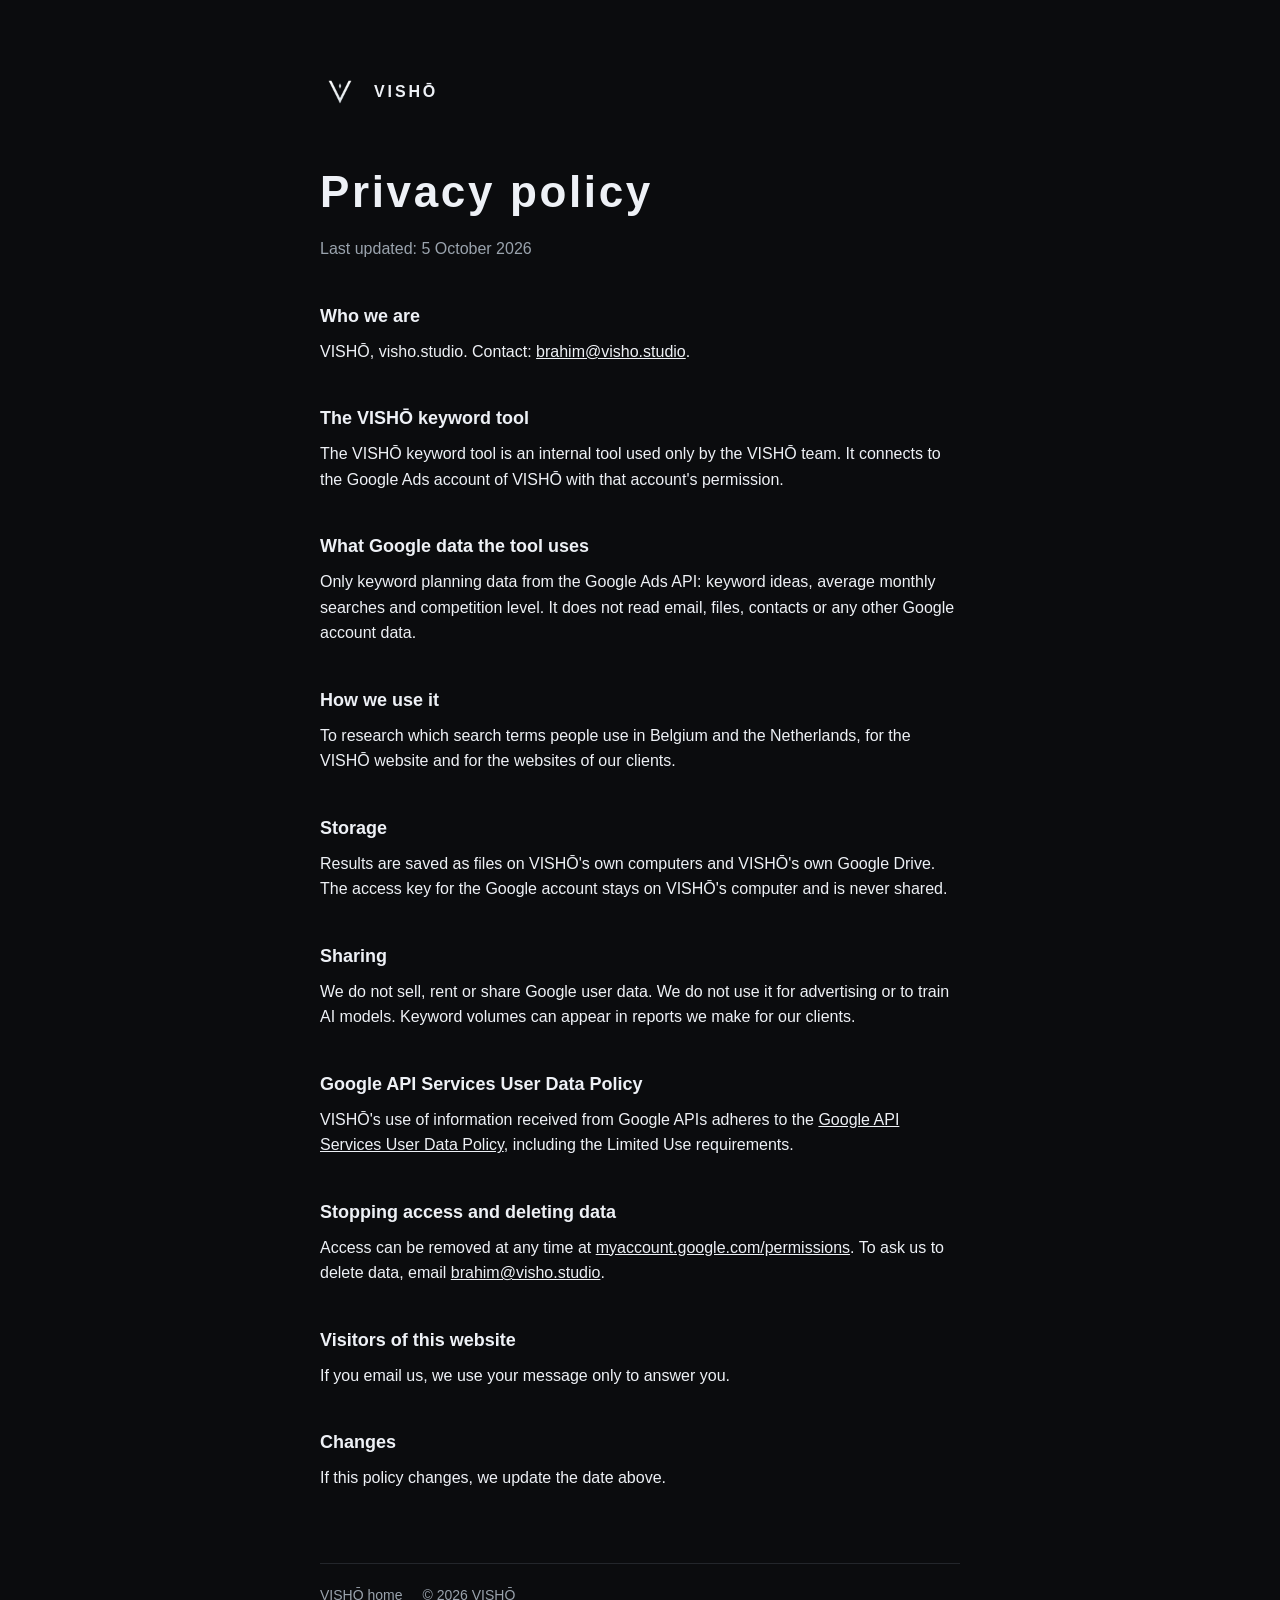
<file: privacy.html>
<!doctype html>
<html lang="en">
<head>
<meta charset="utf-8">
<meta name="copyright" content="© VISHŌ (visho.studio). Copying, scraping or AI imitation of this website is prohibited.">
<meta name="vh-origin" content="vhs-origin-3f9c27e1b6">
<meta name="viewport" content="width=device-width, initial-scale=1">
<title>Privacy policy · VISHŌ</title>
<meta name="description" content="Privacy policy of VISHŌ and the VISHŌ keyword tool.">
<link rel="canonical" href="https://visho.studio/privacy">
<link rel="icon" href="/mark.svg" type="image/svg+xml">
<link rel="stylesheet" href="/style.css">
</head>
<body>
<main>
<header><img src="/logo-120.png" alt=""><a href="/">VISHŌ</a></header>
<h1>Privacy policy</h1>
<p class="mute">Last updated: 5 October 2026</p>

<h2>Who we are</h2>
<p>VISHŌ, visho.studio. Contact: <a href="mailto:brahim@visho.studio">brahim@visho.studio</a>.</p>

<h2>The VISHŌ keyword tool</h2>
<p>The VISHŌ keyword tool is an internal tool used only by the VISHŌ team. It connects to the Google Ads account of VISHŌ with that account's permission.</p>

<h2>What Google data the tool uses</h2>
<p>Only keyword planning data from the Google Ads API: keyword ideas, average monthly searches and competition level. It does not read email, files, contacts or any other Google account data.</p>

<h2>How we use it</h2>
<p>To research which search terms people use in Belgium and the Netherlands, for the VISHŌ website and for the websites of our clients.</p>

<h2>Storage</h2>
<p>Results are saved as files on VISHŌ's own computers and VISHŌ's own Google Drive. The access key for the Google account stays on VISHŌ's computer and is never shared.</p>

<h2>Sharing</h2>
<p>We do not sell, rent or share Google user data. We do not use it for advertising or to train AI models. Keyword volumes can appear in reports we make for our clients.</p>

<h2>Google API Services User Data Policy</h2>
<p>VISHŌ's use of information received from Google APIs adheres to the <a href="https://developers.google.com/terms/api-services-user-data-policy">Google API Services User Data Policy</a>, including the Limited Use requirements.</p>

<h2>Stopping access and deleting data</h2>
<p>Access can be removed at any time at <a href="https://myaccount.google.com/permissions">myaccount.google.com/permissions</a>. To ask us to delete data, email <a href="mailto:brahim@visho.studio">brahim@visho.studio</a>.</p>

<h2>Visitors of this website</h2>
<p>If you email us, we use your message only to answer you.</p>

<h2>Changes</h2>
<p>If this policy changes, we update the date above.</p>

<footer><a href="/">VISHŌ home</a><span>© 2026 VISHŌ</span></footer>
</main>
</body>
</html>
</file>
<file: style.css>
:root{--bg:#0B0C0E;--fg:#EEF1F6;--mute:#9AA3AD;--line:#23262B}
*{box-sizing:border-box}
html,body{margin:0;background:var(--bg);color:var(--fg);font:16px/1.6 -apple-system,BlinkMacSystemFont,"Segoe UI",Helvetica,Arial,sans-serif}
main{max-width:680px;margin:0 auto;padding:72px 20px 48px}
header{display:flex;align-items:center;gap:14px;margin-bottom:56px}
header img{width:40px;height:40px;border-radius:8px}
header a{color:var(--fg);text-decoration:none;font-weight:600;letter-spacing:.18em}
h1{font-size:44px;line-height:1.1;letter-spacing:.06em;margin:0 0 20px;font-weight:600}
h2{font-size:18px;margin:40px 0 8px;font-weight:600}
p{margin:0 0 14px;color:var(--fg)}
.lead{font-size:20px;color:var(--fg)}
.mute{color:var(--mute)}
a{color:var(--fg);overflow-wrap:anywhere}
footer{margin-top:72px;padding-top:20px;border-top:1px solid var(--line);color:var(--mute);font-size:14px;display:flex;gap:20px;flex-wrap:wrap}
footer a{color:var(--mute)}
</file>
